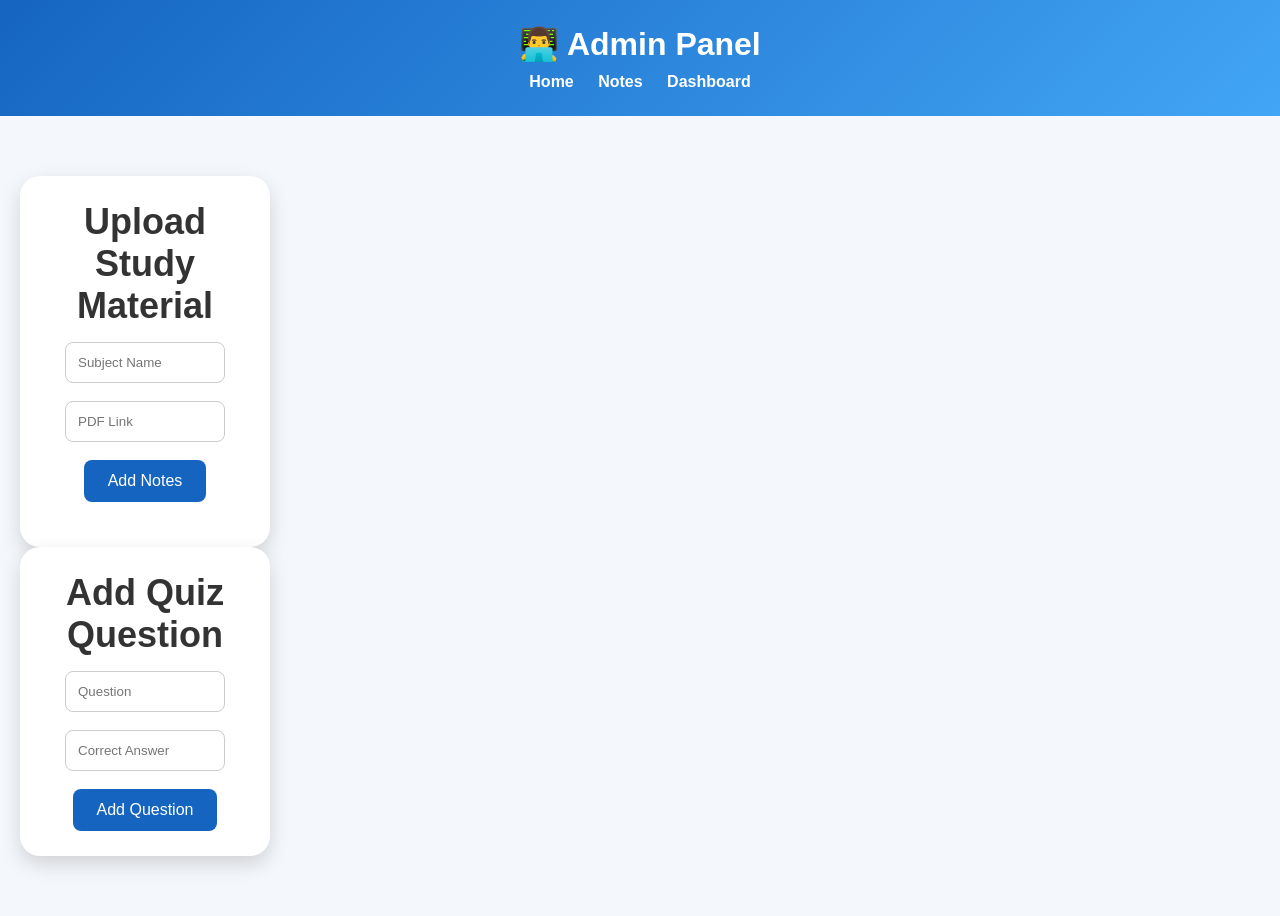
<file: admin.html>
<!DOCTYPE html>
<html>

<head>
<title>Admin Panel</title>
<link rel="stylesheet" href="style.css">
</head>


<body>

<header>

<h1>👨‍💻 Admin Panel</h1>

<nav>
<a href="index.html">Home</a>
<a href="notes.html">Notes</a>
<a href="dashboard.html">Dashboard</a>
</nav>

</header>


<section class="hero">


<div class="card">

<h2>Upload Study Material</h2>

<input type="text" placeholder="Subject Name">

<br><br>

<input type="text" placeholder="PDF Link">

<br><br>

<button onclick="addMaterial()">
Add Notes
</button>


<p id="adminMessage"></p>

</div>



<div class="card">

<h2>Add Quiz Question</h2>

<input type="text" placeholder="Question">

<br><br>

<input type="text" placeholder="Correct Answer">

<br><br>

<button onclick="addQuiz()">
Add Question
</button>


</div>


</section>


<script src="script.js"></script>

</body>

</html>
</file>
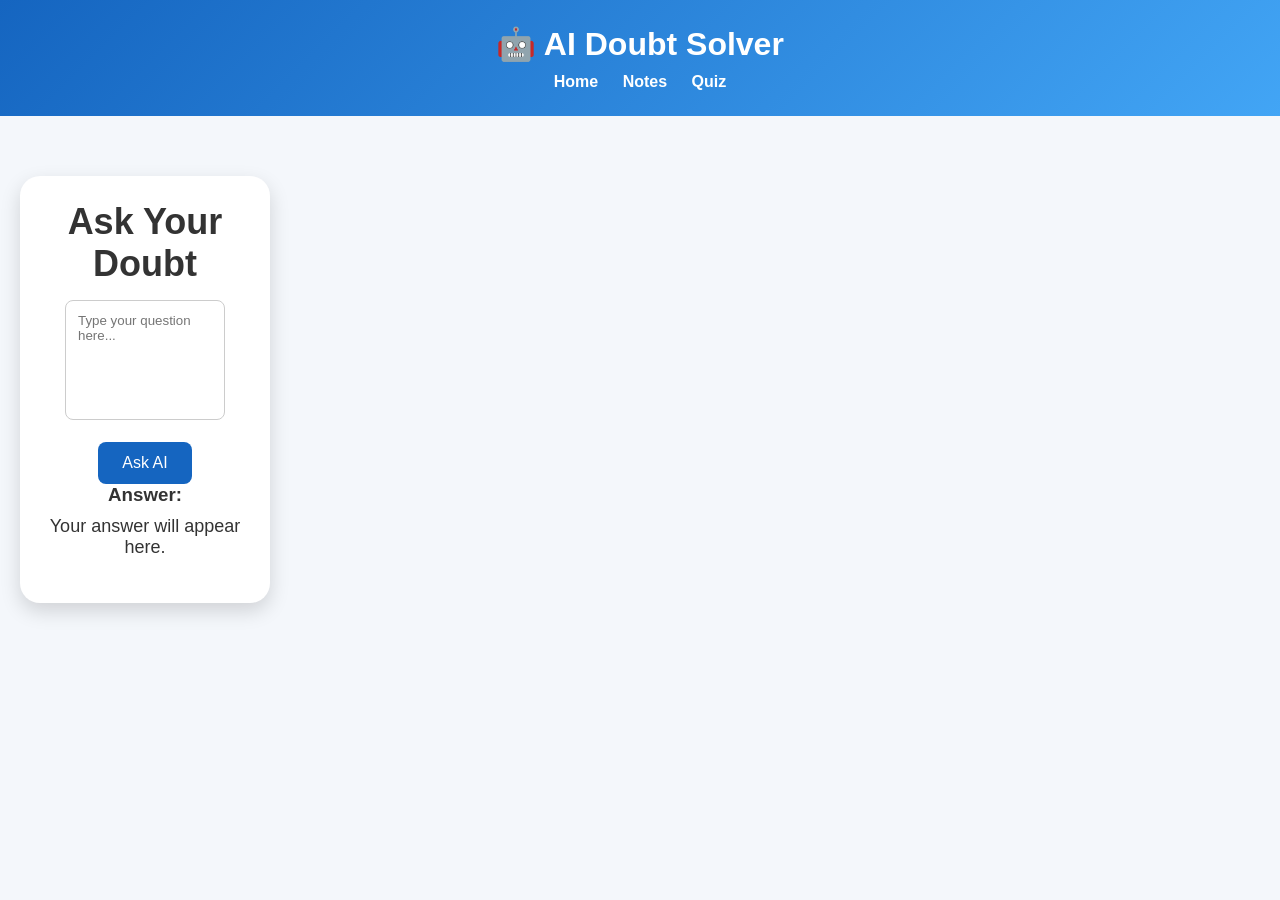
<file: ai-doubt.html>
<!DOCTYPE html>
<html>
<head>
<title>AI Doubt Solver</title>
<link rel="stylesheet" href="style.css">
</head>

<body>

<header>

<h1>🤖 AI Doubt Solver</h1>

<nav>
<a href="index.html">Home</a>
<a href="notes.html">Notes</a>
<a href="quiz.html">Quiz</a>
</nav>

</header>


<section class="hero">

<div class="card">

<h2>Ask Your Doubt</h2>

<textarea 
id="question"
placeholder="Type your question here...">
</textarea>

<br><br>

<button onclick="solveDoubt()">
Ask AI
</button>


<h3>Answer:</h3>

<p id="answer">
Your answer will appear here.
</p>

</div>

</section>


<script src="script.js"></script>

</body>
</html>
</file>
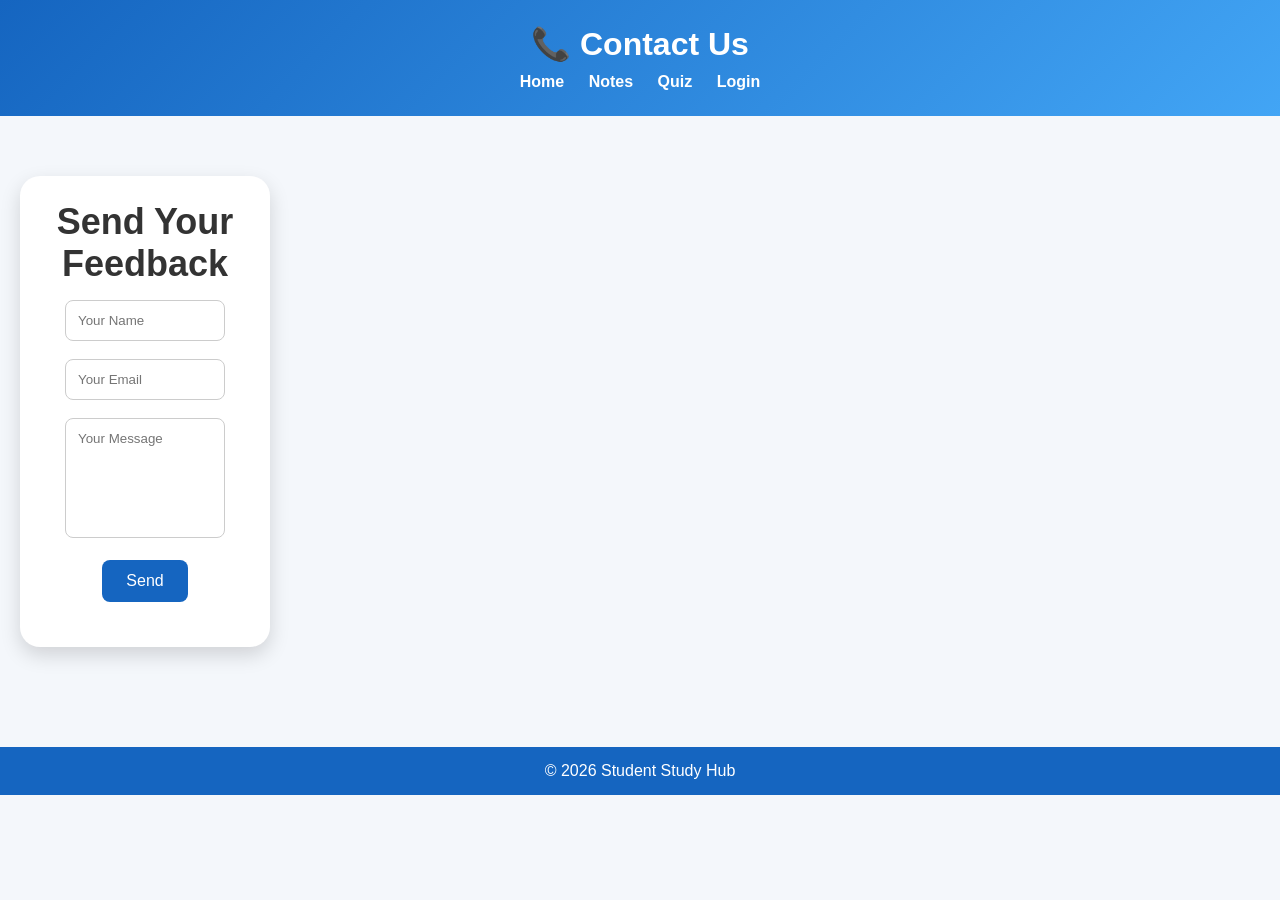
<file: contact.html>
<!DOCTYPE html>
<html>
<head>
    <title>Contact Us</title>
    <link rel="stylesheet" href="style.css">
</head>

<body>

<header>
    <h1>📞 Contact Us</h1>

    <nav>
        <a href="index.html">Home</a>
        <a href="notes.html">Notes</a>
        <a href="quiz.html">Quiz</a>
        <a href="login.html">Login</a>
    </nav>
</header>


<section class="hero">

<div class="card">

<h2>Send Your Feedback</h2>

<input type="text" id="name" placeholder="Your Name">

<br><br>

<input type="email" id="email" placeholder="Your Email">

<br><br>

<textarea id="message" placeholder="Your Message"></textarea>

<br><br>

<button onclick="sendMessage()">Send</button>

<p id="contactResult"></p>

</div>

</section>


<footer>
<p>© 2026 Student Study Hub</p>
</footer>


<script src="script.js"></script>

</body>
</html>
</file>
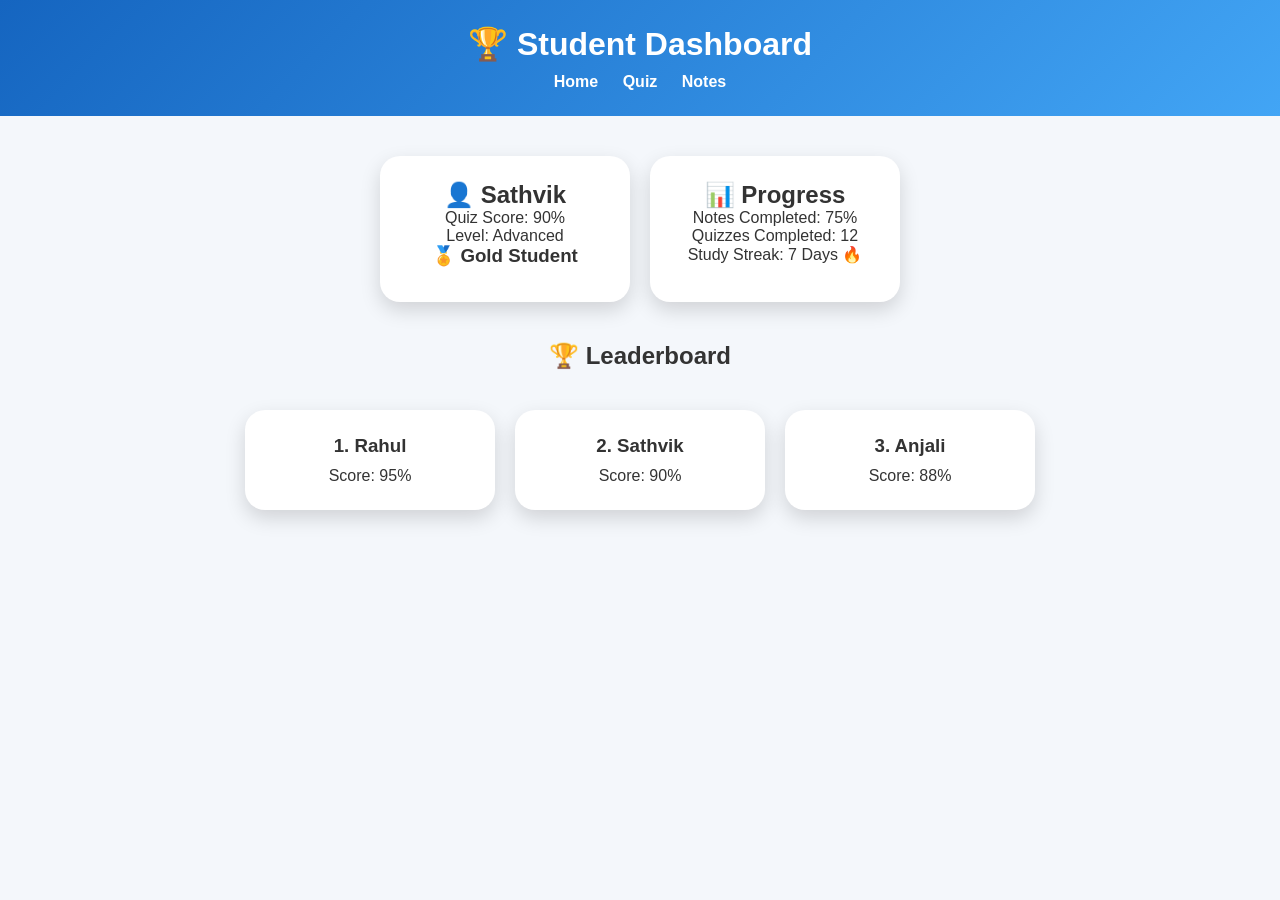
<file: dashboard.html>
<!DOCTYPE html>
<html>
<head>
<title>Student Dashboard</title>
<link rel="stylesheet" href="style.css">
</head>

<body>

<header>
<h1>🏆 Student Dashboard</h1>

<nav>
<a href="index.html">Home</a>
<a href="quiz.html">Quiz</a>
<a href="notes.html">Notes</a>
</nav>

</header>


<section class="subjects">

<div class="card">
<h2>👤 Sathvik</h2>
<p>Quiz Score: 90%</p>
<p>Level: Advanced</p>
<h3>🏅 Gold Student</h3>
</div>


<div class="card">
<h2>📊 Progress</h2>
<p>Notes Completed: 75%</p>
<p>Quizzes Completed: 12</p>
<p>Study Streak: 7 Days 🔥</p>
</div>


</section>


<h2 style="text-align:center">
🏆 Leaderboard
</h2>


<section class="subjects">

<div class="card">
<h3>1. Rahul</h3>
<p>Score: 95%</p>
</div>


<div class="card">
<h3>2. Sathvik</h3>
<p>Score: 90%</p>
</div>


<div class="card">
<h3>3. Anjali</h3>
<p>Score: 88%</p>
</div>


</section>


</body>
</html>
</file>
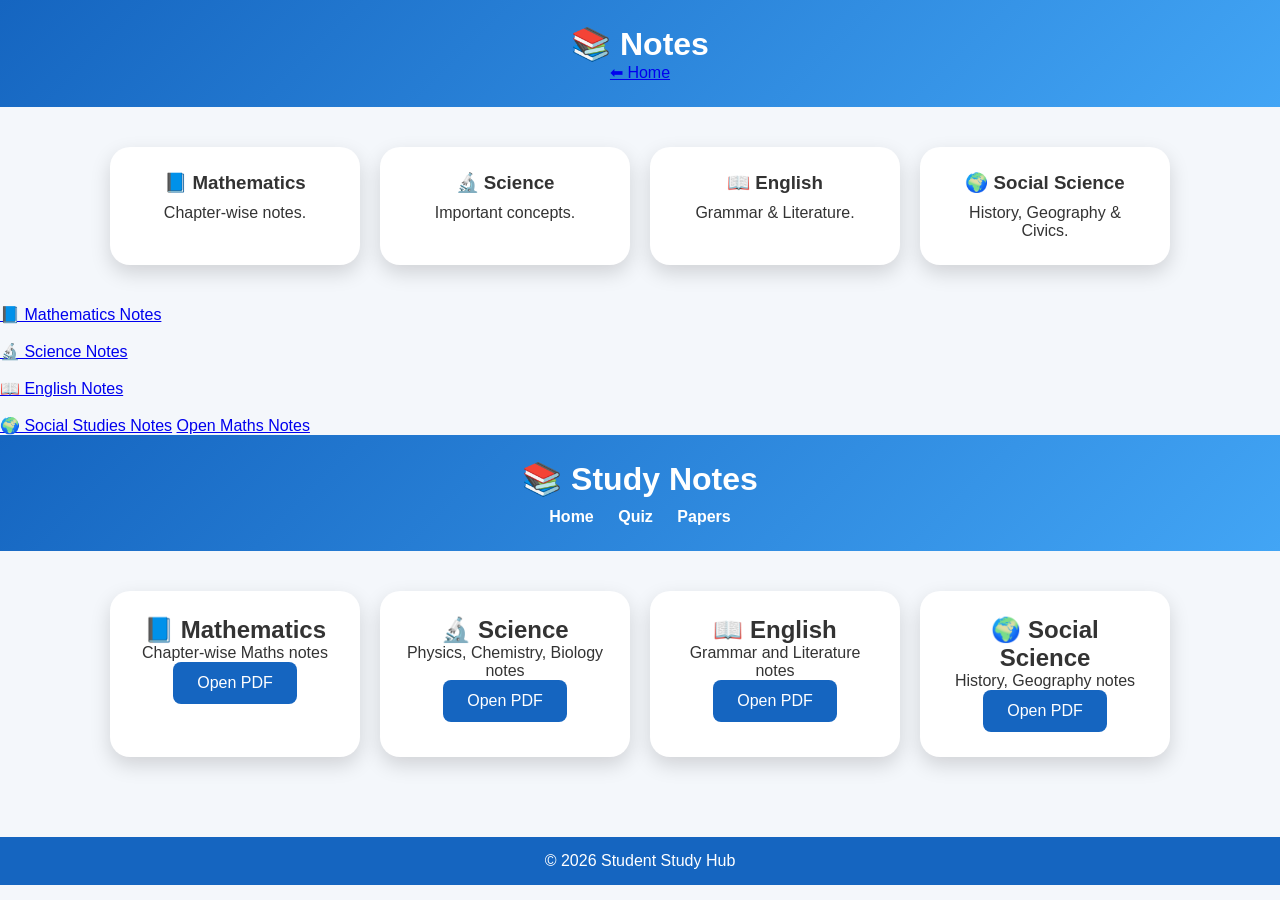
<file: notes.html>
<!DOCTYPE html>
<html lang="en">
<head>
<meta charset="UTF-8">
<meta name="viewport" content="width=device-width, initial-scale=1.0">
<title>Notes</title>
<link rel="stylesheet" href="style.css">
</head>
<body>

<header>
<h1>📚 Notes</h1>
<a href="index.html">⬅ Home</a>
</header>

<section class="subjects">
<div class="card">
<h3>📘 Mathematics</h3>
<p>Chapter-wise notes.</p>
</div>

<div class="card">
<h3>🔬 Science</h3>
<p>Important concepts.</p>
</div>

<div class="card">
<h3>📖 English</h3>
<p>Grammar & Literature.</p>
</div>

<div class="card">
<h3>🌍 Social Science</h3>
<p>History, Geography & Civics.</p>
</div>
</section>

</body>
</html>
<a href="pdfs/maths.pdf" target="_blank">📘 Mathematics Notes</a><br><br>

<a href="pdfs/science.pdf" target="_blank">🔬 Science Notes</a><br><br>

<a href="pdfs/english.pdf" target="_blank">📖 English Notes</a><br><br>

<a href="pdfs/social.pdf" target="_blank">🌍 Social Studies Notes</a>
<a href="pdfs/maths.pdf" target="_blank">Open Maths Notes</a>
<!DOCTYPE html>
<html>
<head>
    <title>Study Notes</title>
    <link rel="stylesheet" href="style.css">
</head>

<body>

<header>
    <h1>📚 Study Notes</h1>

    <nav>
        <a href="index.html">Home</a>
        <a href="quiz.html">Quiz</a>
        <a href="papers.html">Papers</a>
    </nav>
</header>


<section class="subjects">

<div class="card">
    <h2>📘 Mathematics</h2>
    <p>Chapter-wise Maths notes</p>
    <a href="pdfs/maths.pdf" target="_blank">
        <button>Open PDF</button>
    </a>
</div>


<div class="card">
    <h2>🔬 Science</h2>
    <p>Physics, Chemistry, Biology notes</p>
    <a href="pdfs/science.pdf" target="_blank">
        <button>Open PDF</button>
    </a>
</div>


<div class="card">
    <h2>📖 English</h2>
    <p>Grammar and Literature notes</p>
    <a href="pdfs/english.pdf" target="_blank">
        <button>Open PDF</button>
    </a>
</div>


<div class="card">
    <h2>🌍 Social Science</h2>
    <p>History, Geography notes</p>
    <a href="pdfs/social.pdf" target="_blank">
        <button>Open PDF</button>
    </a>
</div>


</section>


<footer>
<p>© 2026 Student Study Hub</p>
</footer>

</body>
</html>
</file>
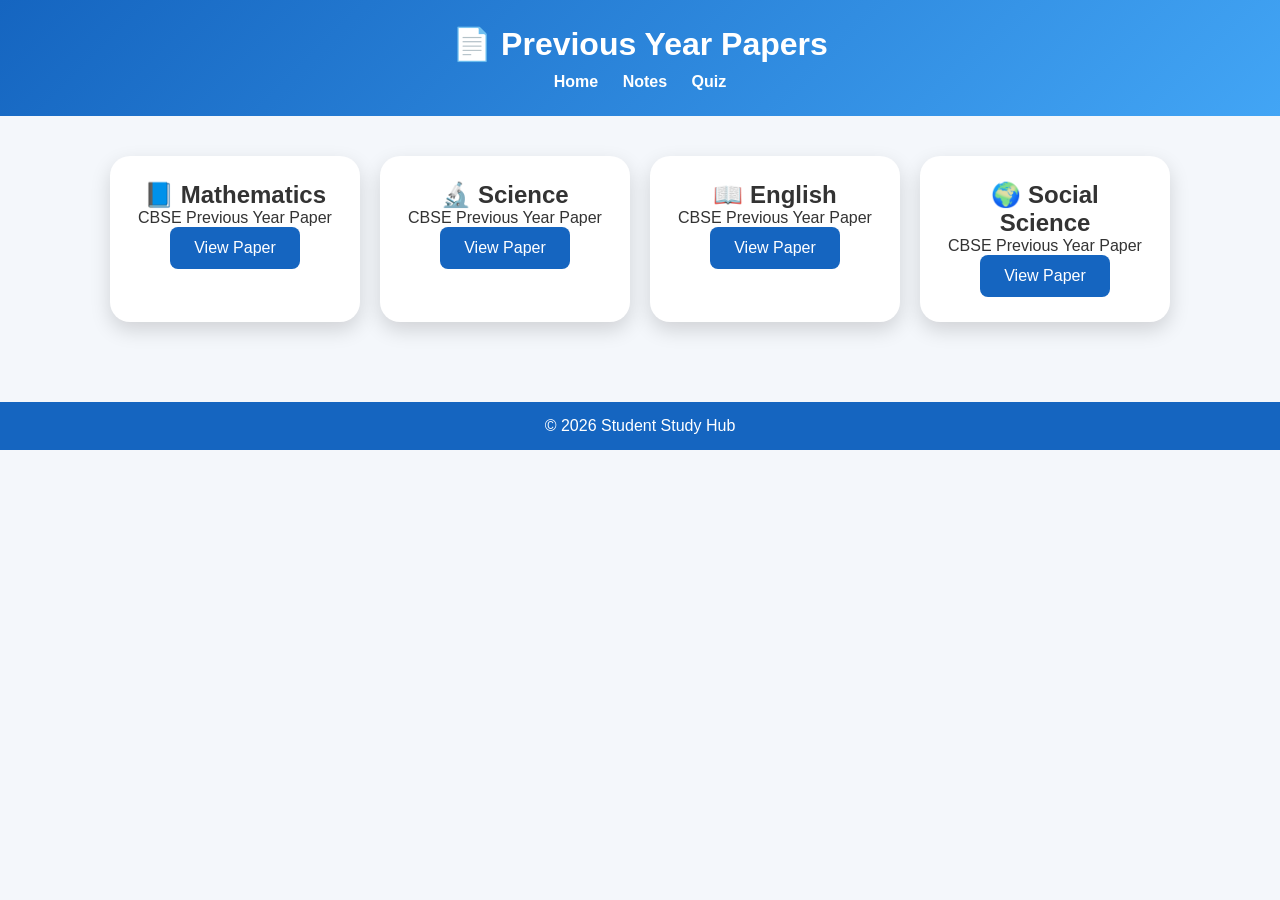
<file: papers.html>
<!DOCTYPE html>
<html>
<head>
    <title>Previous Papers</title>
    <link rel="stylesheet" href="style.css">
</head>

<body>

<header>
    <h1>📄 Previous Year Papers</h1>

    <nav>
        <a href="index.html">Home</a>
        <a href="notes.html">Notes</a>
        <a href="quiz.html">Quiz</a>
    </nav>
</header>


<section class="subjects">

<div class="card">
    <h2>📘 Mathematics</h2>
    <p>CBSE Previous Year Paper</p>

    <a href="pdfs/maths-paper.pdf" target="_blank">
        <button>View Paper</button>
    </a>
</div>


<div class="card">
    <h2>🔬 Science</h2>
    <p>CBSE Previous Year Paper</p>

    <a href="pdfs/science-paper.pdf" target="_blank">
        <button>View Paper</button>
    </a>
</div>


<div class="card">
    <h2>📖 English</h2>
    <p>CBSE Previous Year Paper</p>

    <a href="pdfs/english-paper.pdf" target="_blank">
        <button>View Paper</button>
    </a>
</div>


<div class="card">
    <h2>🌍 Social Science</h2>
    <p>CBSE Previous Year Paper</p>

    <a href="pdfs/social-paper.pdf" target="_blank">
        <button>View Paper</button>
    </a>
</div>


</section>


<footer>
<p>© 2026 Student Study Hub</p>
</footer>


</body>
</html>
</file>
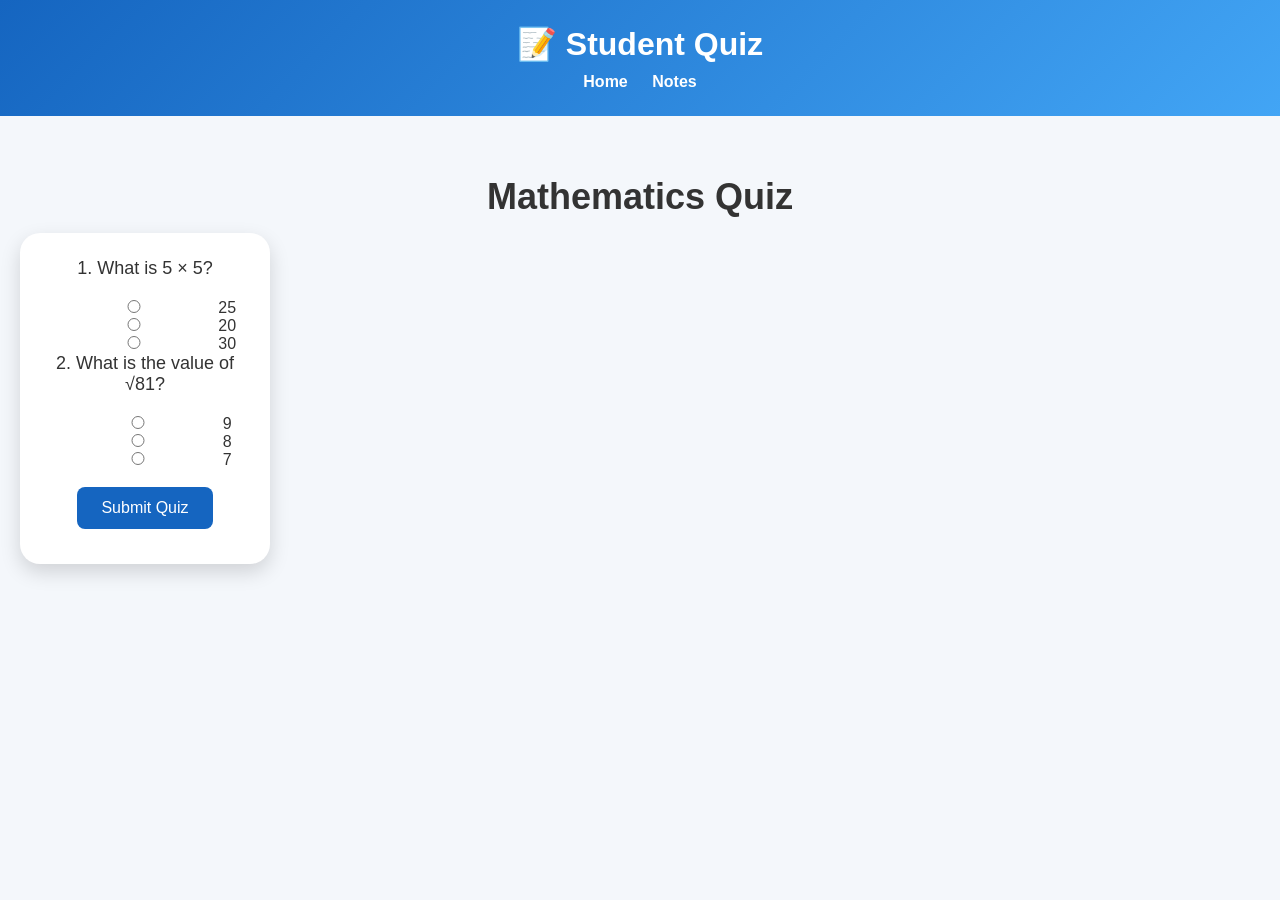
<file: quiz.html>
<!DOCTYPE html>
<html>
<head>
    <title>Quiz - Student Study Hub</title>
    <link rel="stylesheet" href="style.css">
</head>

<body>

<header>
    <h1>📝 Student Quiz</h1>
    <nav>
        <a href="index.html">Home</a>
        <a href="notes.html">Notes</a>
    </nav>
</header>


<section class="hero">

<h2>Mathematics Quiz</h2>

<div class="card">

<p>1. What is 5 × 5?</p>

<input type="radio" name="q1" value="25"> 25<br>
<input type="radio" name="q1" value="20"> 20<br>
<input type="radio" name="q1" value="30"> 30<br>


<p>2. What is the value of √81?</p>

<input type="radio" name="q2" value="9"> 9<br>
<input type="radio" name="q2" value="8"> 8<br>
<input type="radio" name="q2" value="7"> 7<br>


<br>

<button onclick="checkQuiz()">Submit Quiz</button>

<h3 id="result"></h3>

</div>

</section>


<script src="script.js"></script>

</body>
</html>
</file>
<file: style.css>
*{
    margin:0;
    padding:0;
    box-sizing:border-box;
    font-family:Arial,sans-serif;
}

body{
    background:#f4f7fb;
    color:#333;
}

header{
    background:#1565c0;
    color:white;
    padding:20px;
    text-align:center;
}

nav{
    margin-top:10px;
}

nav a{
    color:white;
    text-decoration:none;
    margin:0 12px;
    font-weight:bold;
}

.hero{
    text-align:center;
    padding:60px 20px;
}

.hero h2{
    font-size:36px;
    margin-bottom:15px;
}

.hero p{
    font-size:18px;
    margin-bottom:20px;
}

button{
    background:#1565c0;
    color:white;
    border:none;
    padding:12px 24px;
    border-radius:8px;
    cursor:pointer;
    font-size:16px;
}

button:hover{
    background:#0d47a1;
}

.subjects{
    display:flex;
    flex-wrap:wrap;
    justify-content:center;
    gap:20px;
    padding:40px 20px;
}

.card{
    width:250px;
    background:white;
    padding:20px;
    border-radius:12px;
    box-shadow:0 4px 10px rgba(0,0,0,0.1);
    text-align:center;
}

.card h3{
    margin-bottom:10px;
}

footer{
    background:#1565c0;
    color:white;
    text-align:center;
    padding:15px;
    margin-top:40px;
}
.card img{
    width:100%;
    height:150px;
    object-fit:cover;
    border-radius:10px;
}

nav a{
    margin:10px;
}

.card{
    transition:0.3s;
}

.card:hover{
    transform:scale(1.05);
}
input{
    width:80%;
    padding:12px;
    border-radius:8px;
    border:1px solid #ccc;
}

.login-box{
    margin-bottom:30px;
}
textarea{
    width:80%;
    height:120px;
    padding:12px;
    border-radius:8px;
    border:1px solid #ccc;
    resize:none;
}
.dark-mode{
    background:#121212;
    color:white;
}

.dark-mode header{
    background:#000;
}

.dark-mode .card{
    background:#1e1e1e;
    color:white;
}

.dark-mode footer{
    background:#000;
}.search-box{
    text-align:center;
    margin:20px;
}

.search-box input{
    width:80%;
    padding:12px;
    border-radius:10px;
    border:1px solid #ccc;
    font-size:16px;
}
.menu-btn{
    display:none;
    background:white;
    color:#1565c0;
    border:none;
    font-size:25px;
    padding:8px 12px;
}


@media(max-width:768px){

header{
    position:relative;
}


.menu-btn{
    display:block;
    margin:10px auto;
}


nav{
    display:none;
    flex-direction:column;
}


nav.active{
    display:flex;
}


nav a{
    padding:12px;
    display:block;
}

}
html{
    scroll-behavior:smooth;
}

body{
    transition:0.3s;
}

/* Hero animation */
.hero{
    animation: slideUp 1s ease;
}

@keyframes slideUp{

from{
    opacity:0;
    transform:translateY(40px);
}

to{
    opacity:1;
    transform:translateY(0);
}

}


/* Card animation */
.card{
    transition:0.4s;
    animation: fadeIn 0.8s ease;
}


.card:hover{
    transform:translateY(-10px);
}


/* Fade animation */
@keyframes fadeIn{

from{
    opacity:0;
}

to{
    opacity:1;
}

}


/* Modern button */

button{
    transition:0.3s;
}

button:hover{
    transform:scale(1.05);
}.card{

background:white;
padding:25px;
border-radius:20px;
box-shadow:0 8px 20px rgba(0,0,0,0.15);
text-align:center;
width:250px;

}header{

background:linear-gradient(135deg,#1565c0,#42a5f5);
color:white;
padding:25px;
text-align:center;

}
</file>
